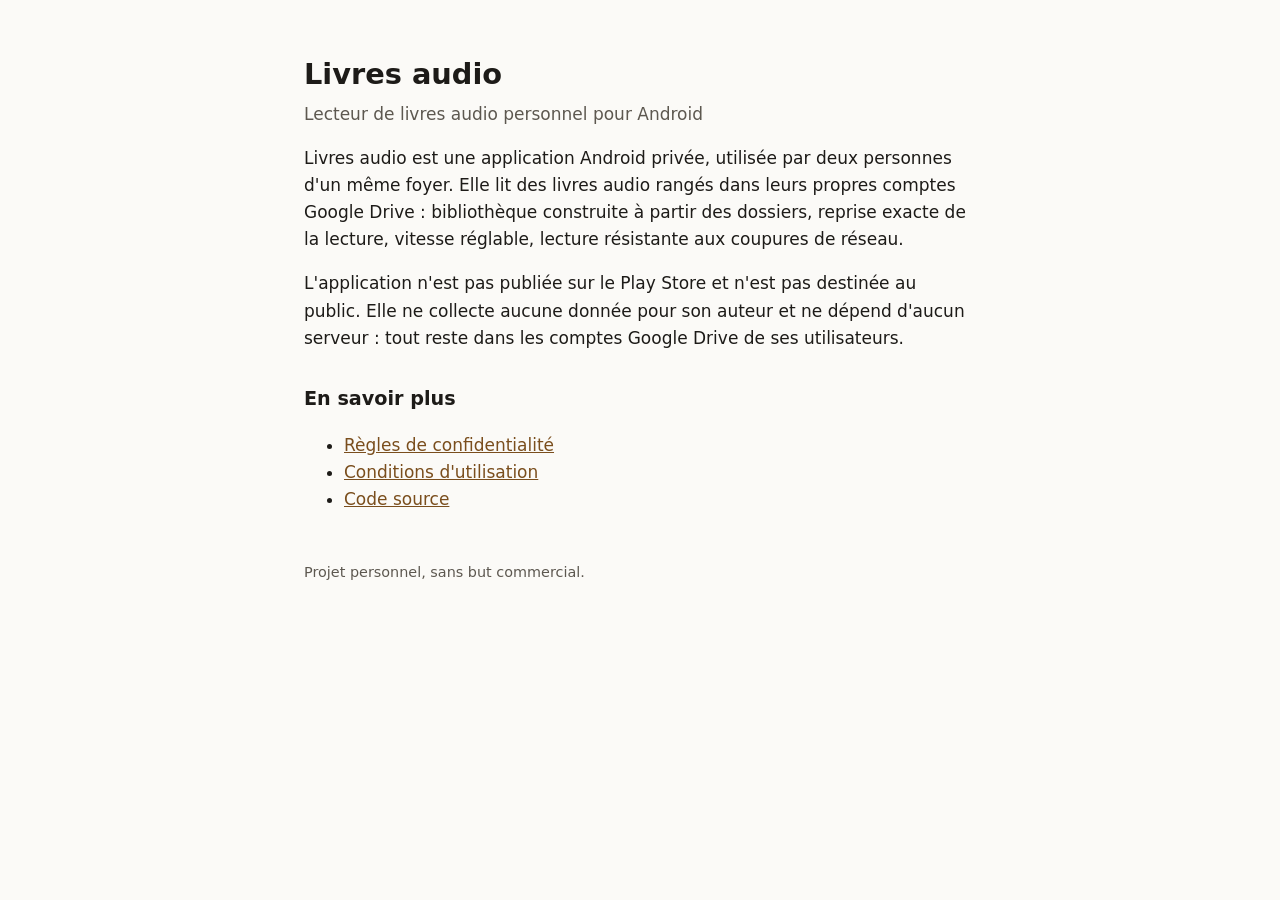
<file: site/index.html>
<!doctype html>
<html lang="fr">
<head>
<meta charset="utf-8">
<meta name="viewport" content="width=device-width, initial-scale=1">
<title>Livres audio</title>
<link rel="stylesheet" href="style.css">
</head>
<body>
<h1>Livres audio</h1>
<p class="sub">Lecteur de livres audio personnel pour Android</p>

<p>Livres audio est une application Android privée, utilisée par deux personnes d'un même foyer.
Elle lit des livres audio rangés dans leurs propres comptes Google Drive : bibliothèque construite à partir
des dossiers, reprise exacte de la lecture, vitesse réglable, lecture résistante aux coupures de réseau.</p>

<p>L'application n'est pas publiée sur le Play Store et n'est pas destinée au public.
Elle ne collecte aucune donnée pour son auteur et ne dépend d'aucun serveur : tout reste dans les comptes
Google Drive de ses utilisateurs.</p>

<h2>En savoir plus</h2>
<ul>
<li><a href="confidentialite.html">Règles de confidentialité</a></li>
<li><a href="conditions.html">Conditions d'utilisation</a></li>
<li><a href="https://github.com/Camelbaggy/livres-audio">Code source</a></li>
</ul>

<footer>Projet personnel, sans but commercial.</footer>
</body>
</html>
</file>
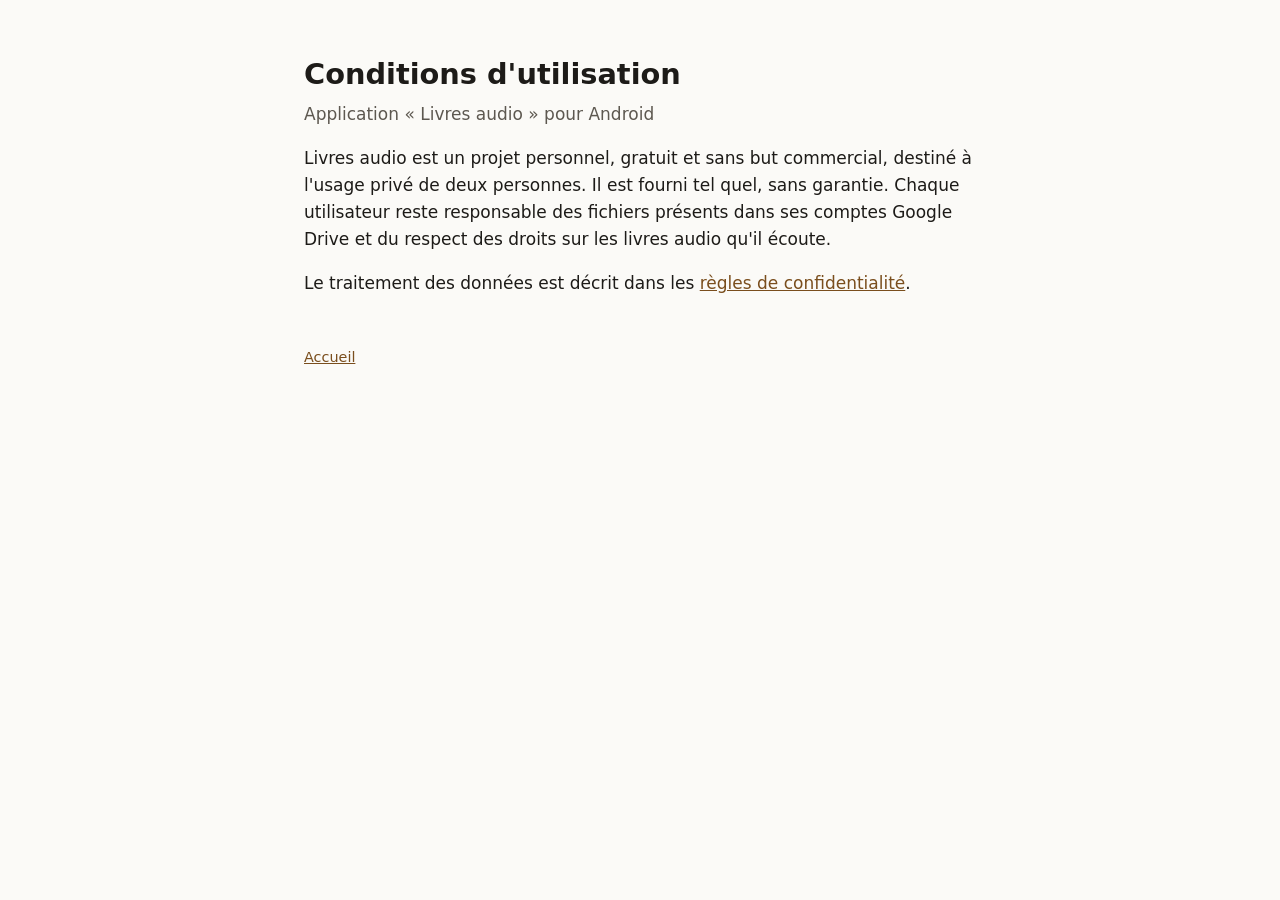
<file: site/conditions.html>
<!doctype html>
<html lang="fr">
<head>
<meta charset="utf-8">
<meta name="viewport" content="width=device-width, initial-scale=1">
<title>Conditions — Livres audio</title>
<link rel="stylesheet" href="style.css">
</head>
<body>
<h1>Conditions d'utilisation</h1>
<p class="sub">Application « Livres audio » pour Android</p>
<p>Livres audio est un projet personnel, gratuit et sans but commercial, destiné à l'usage privé de deux personnes.
Il est fourni tel quel, sans garantie. Chaque utilisateur reste responsable des fichiers présents dans ses
comptes Google Drive et du respect des droits sur les livres audio qu'il écoute.</p>
<p>Le traitement des données est décrit dans les <a href="confidentialite.html">règles de confidentialité</a>.</p>
<footer><a href="index.html">Accueil</a></footer>
</body>
</html>
</file>
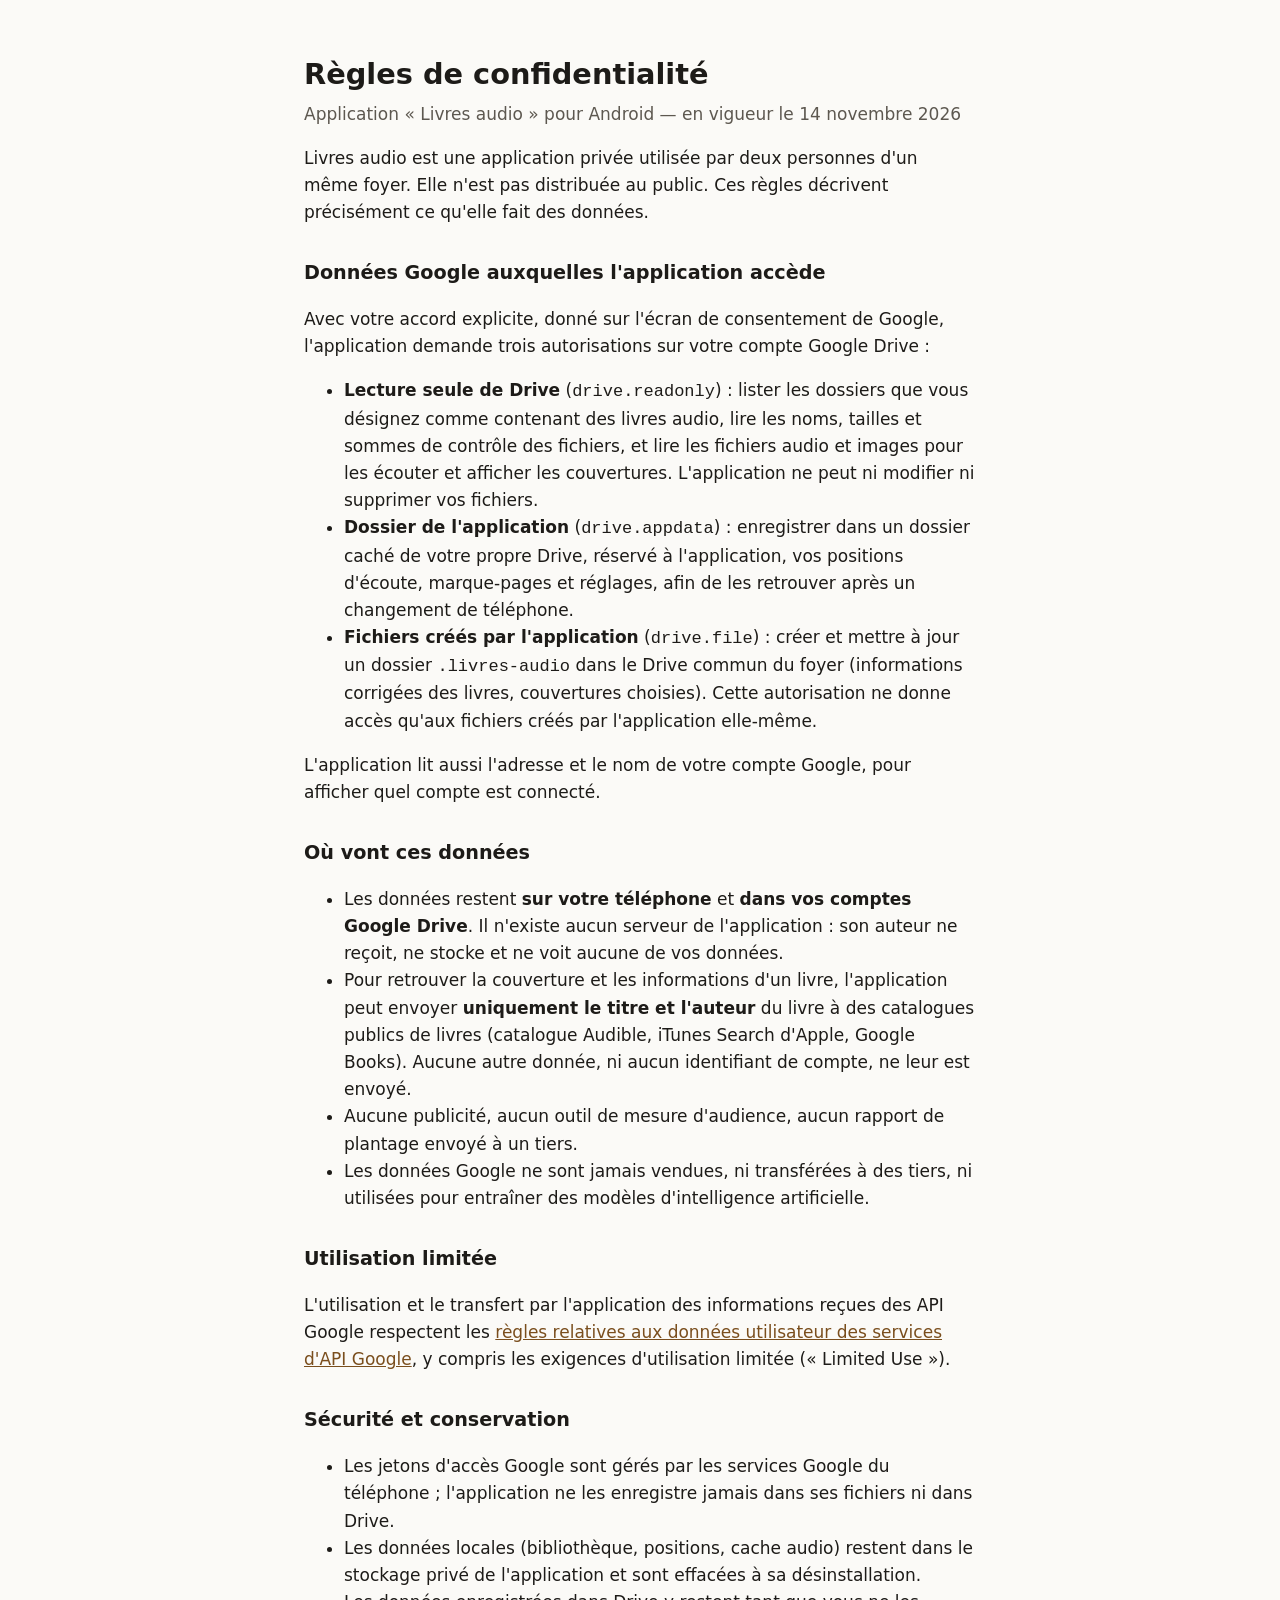
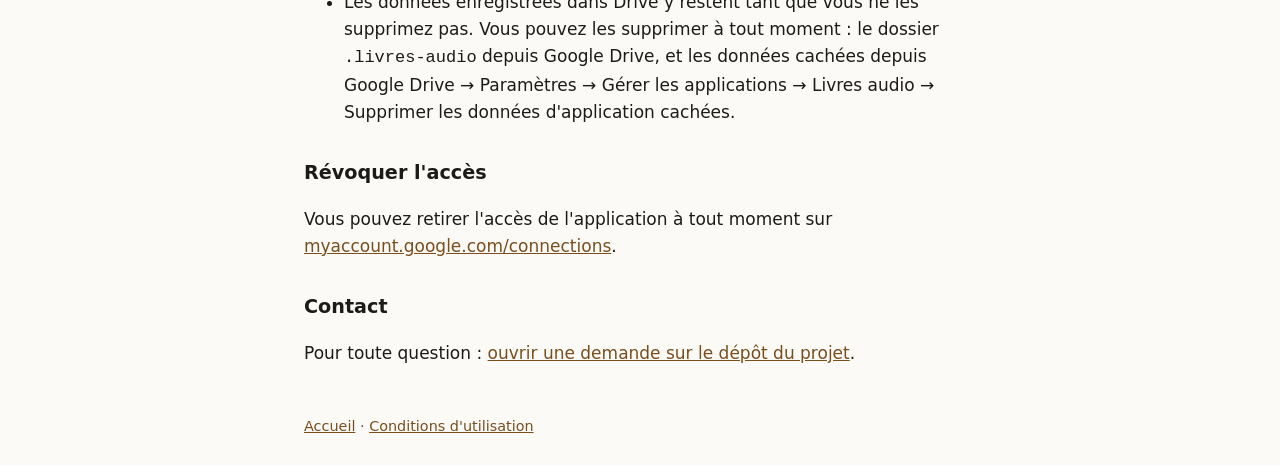
<file: site/confidentialite.html>
<!doctype html>
<html lang="fr">
<head>
<meta charset="utf-8">
<meta name="viewport" content="width=device-width, initial-scale=1">
<title>Confidentialité — Livres audio</title>
<link rel="stylesheet" href="style.css">
</head>
<body>
<h1>Règles de confidentialité</h1>
<p class="sub">Application « Livres audio » pour Android — en vigueur le 14 novembre 2026</p>

<p>Livres audio est une application privée utilisée par deux personnes d'un même foyer. Elle n'est pas
distribuée au public. Ces règles décrivent précisément ce qu'elle fait des données.</p>

<h2>Données Google auxquelles l'application accède</h2>
<p>Avec votre accord explicite, donné sur l'écran de consentement de Google, l'application demande
trois autorisations sur votre compte Google Drive :</p>
<ul>
<li><strong>Lecture seule de Drive</strong> (<code>drive.readonly</code>) : lister les dossiers que vous désignez
comme contenant des livres audio, lire les noms, tailles et sommes de contrôle des fichiers, et lire
les fichiers audio et images pour les écouter et afficher les couvertures. L'application ne peut ni
modifier ni supprimer vos fichiers.</li>
<li><strong>Dossier de l'application</strong> (<code>drive.appdata</code>) : enregistrer dans un dossier caché de
votre propre Drive, réservé à l'application, vos positions d'écoute, marque-pages et réglages, afin de
les retrouver après un changement de téléphone.</li>
<li><strong>Fichiers créés par l'application</strong> (<code>drive.file</code>) : créer et mettre à jour un dossier
<code>.livres-audio</code> dans le Drive commun du foyer (informations corrigées des livres, couvertures choisies).
Cette autorisation ne donne accès qu'aux fichiers créés par l'application elle-même.</li>
</ul>
<p>L'application lit aussi l'adresse et le nom de votre compte Google, pour afficher quel compte est connecté.</p>

<h2>Où vont ces données</h2>
<ul>
<li>Les données restent <strong>sur votre téléphone</strong> et <strong>dans vos comptes Google Drive</strong>. Il n'existe aucun
serveur de l'application : son auteur ne reçoit, ne stocke et ne voit aucune de vos données.</li>
<li>Pour retrouver la couverture et les informations d'un livre, l'application peut envoyer
<strong>uniquement le titre et l'auteur</strong> du livre à des catalogues publics de livres (catalogue Audible,
iTunes Search d'Apple, Google Books). Aucune autre donnée, ni aucun identifiant de compte, ne leur est envoyé.</li>
<li>Aucune publicité, aucun outil de mesure d'audience, aucun rapport de plantage envoyé à un tiers.</li>
<li>Les données Google ne sont jamais vendues, ni transférées à des tiers, ni utilisées pour entraîner
des modèles d'intelligence artificielle.</li>
</ul>

<h2>Utilisation limitée</h2>
<p>L'utilisation et le transfert par l'application des informations reçues des API Google respectent les
<a href="https://developers.google.com/terms/api-services-user-data-policy">règles relatives aux données
utilisateur des services d'API Google</a>, y compris les exigences d'utilisation limitée (« Limited Use »).</p>

<h2>Sécurité et conservation</h2>
<ul>
<li>Les jetons d'accès Google sont gérés par les services Google du téléphone ; l'application ne les
enregistre jamais dans ses fichiers ni dans Drive.</li>
<li>Les données locales (bibliothèque, positions, cache audio) restent dans le stockage privé de
l'application et sont effacées à sa désinstallation.</li>
<li>Les données enregistrées dans Drive y restent tant que vous ne les supprimez pas. Vous pouvez les supprimer
à tout moment : le dossier <code>.livres-audio</code> depuis Google Drive, et les données cachées depuis
Google Drive → Paramètres → Gérer les applications → Livres audio → Supprimer les données d'application cachées.</li>
</ul>

<h2>Révoquer l'accès</h2>
<p>Vous pouvez retirer l'accès de l'application à tout moment sur
<a href="https://myaccount.google.com/connections">myaccount.google.com/connections</a>.</p>

<h2>Contact</h2>
<p>Pour toute question : <a href="https://github.com/Camelbaggy/livres-audio/issues">ouvrir une demande sur le dépôt du projet</a>.</p>

<footer><a href="index.html">Accueil</a> · <a href="conditions.html">Conditions d'utilisation</a></footer>
</body>
</html>
</file>
<file: site/style.css>
:root{--bg:#fbfaf7;--fg:#1d1b18;--muted:#5d5850;--accent:#7a4e1d}
@media (prefers-color-scheme:dark){:root{--bg:#161412;--fg:#ece7df;--muted:#a9a196;--accent:#e0a868}}
body{background:var(--bg);color:var(--fg);font:17px/1.6 system-ui,sans-serif;max-width:42rem;margin:0 auto;padding:2rem 1rem}
h1{font-size:1.8rem;margin-bottom:.2rem}p.sub{color:var(--muted);margin-top:0}a{color:var(--accent)}
h2{font-size:1.2rem;margin-top:2rem}footer{margin-top:3rem;color:var(--muted);font-size:.9rem}
</file>
